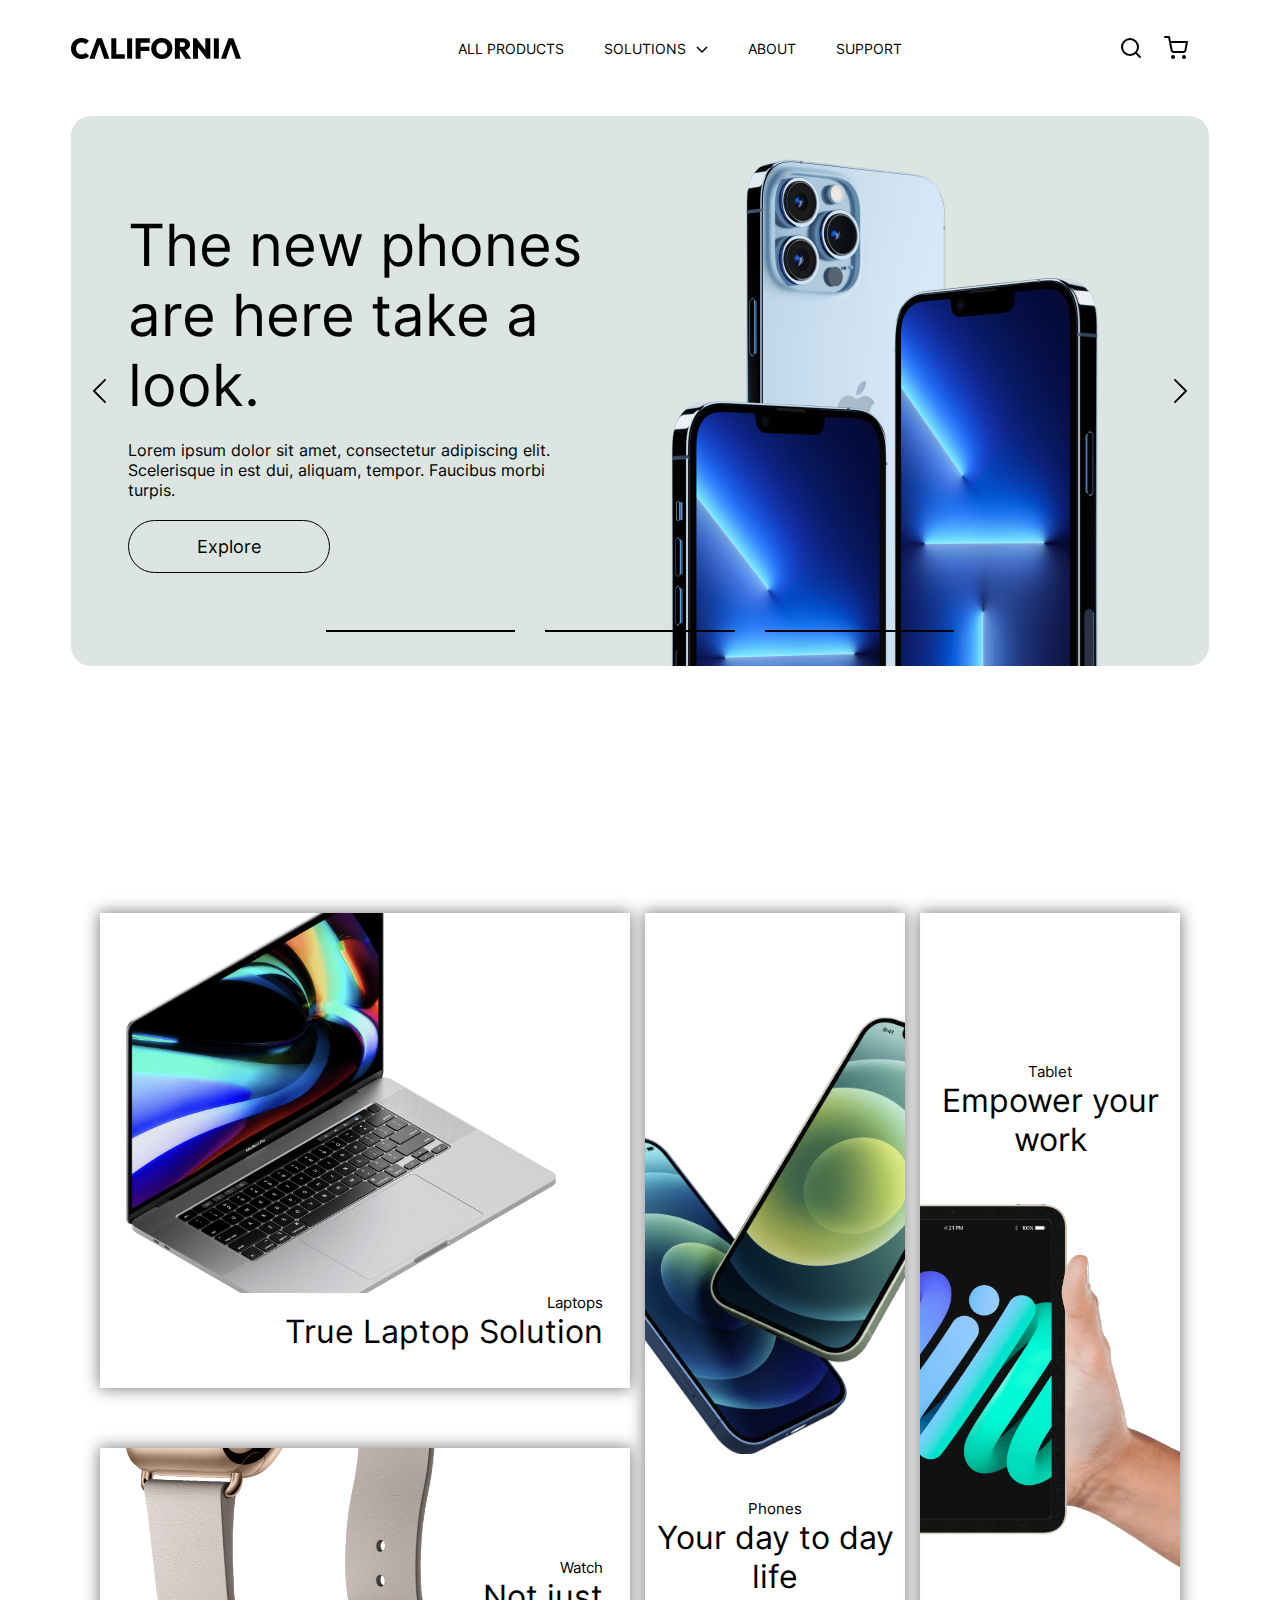
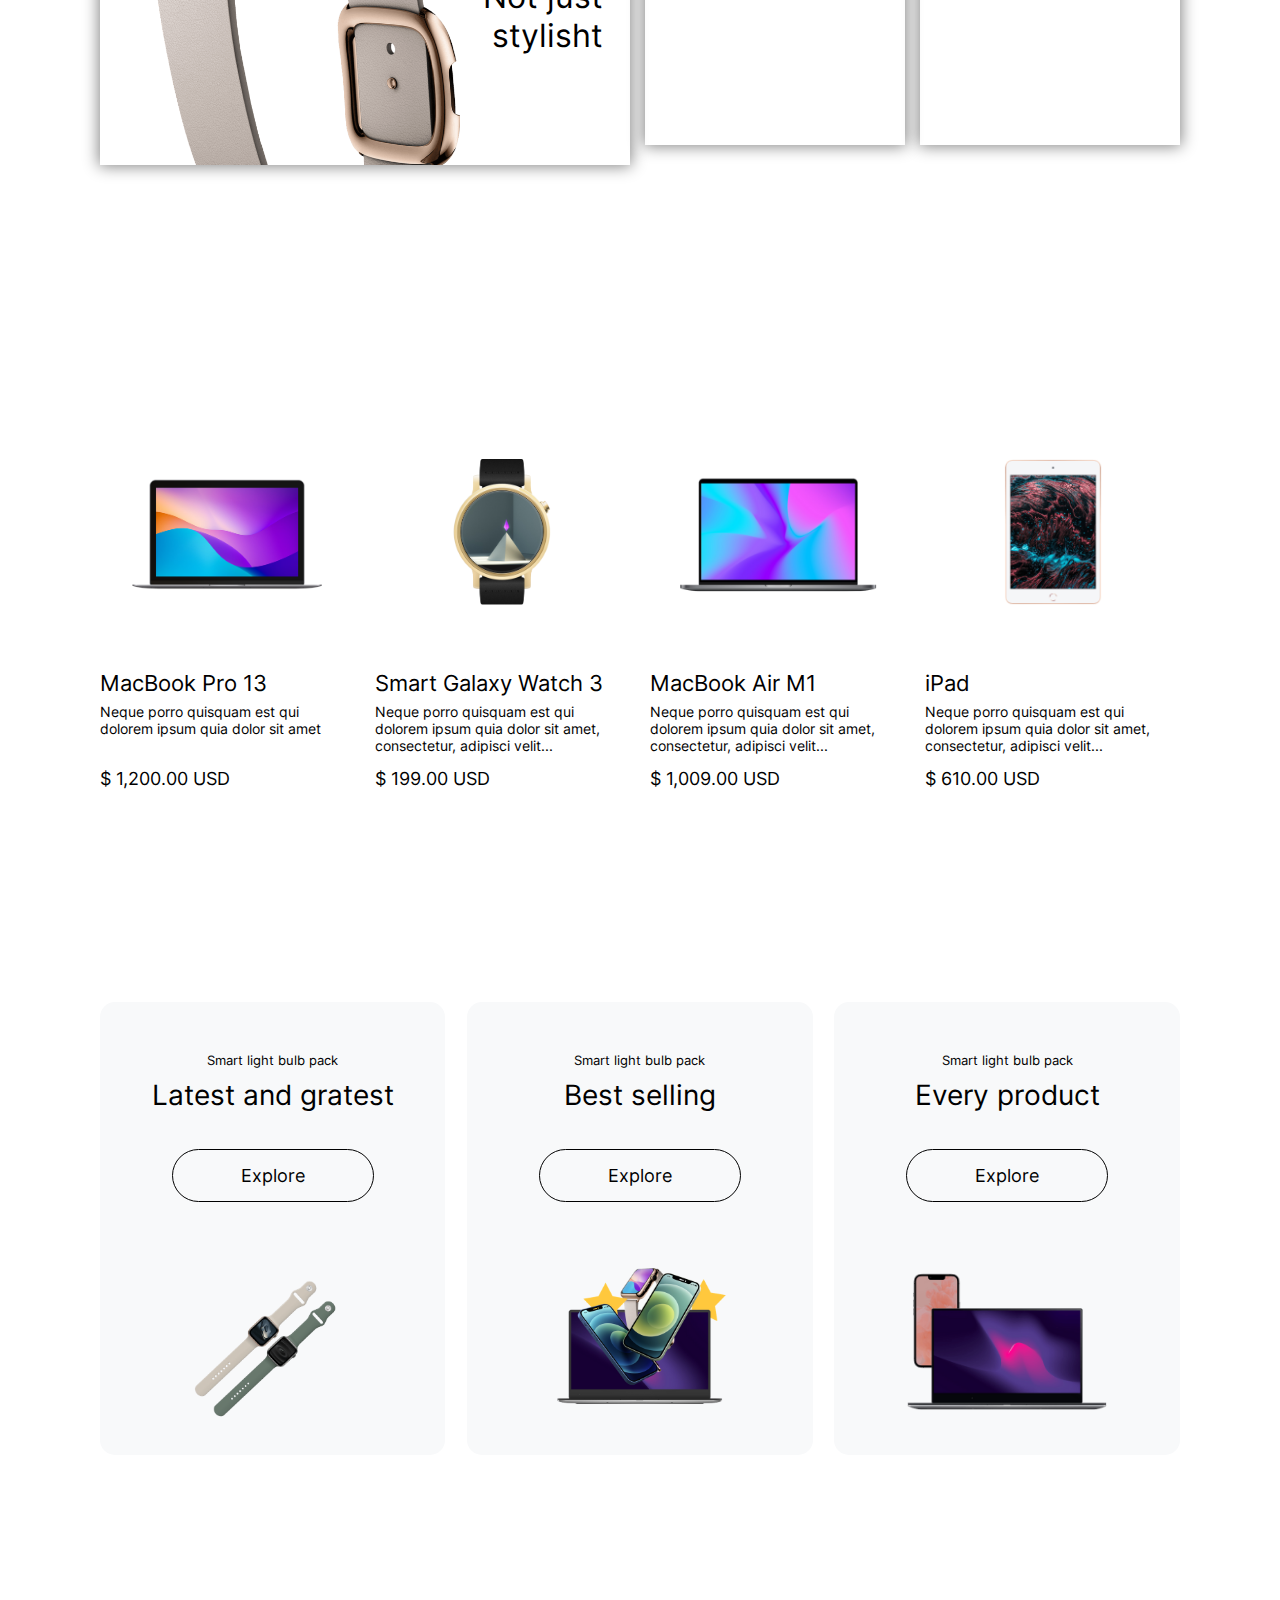
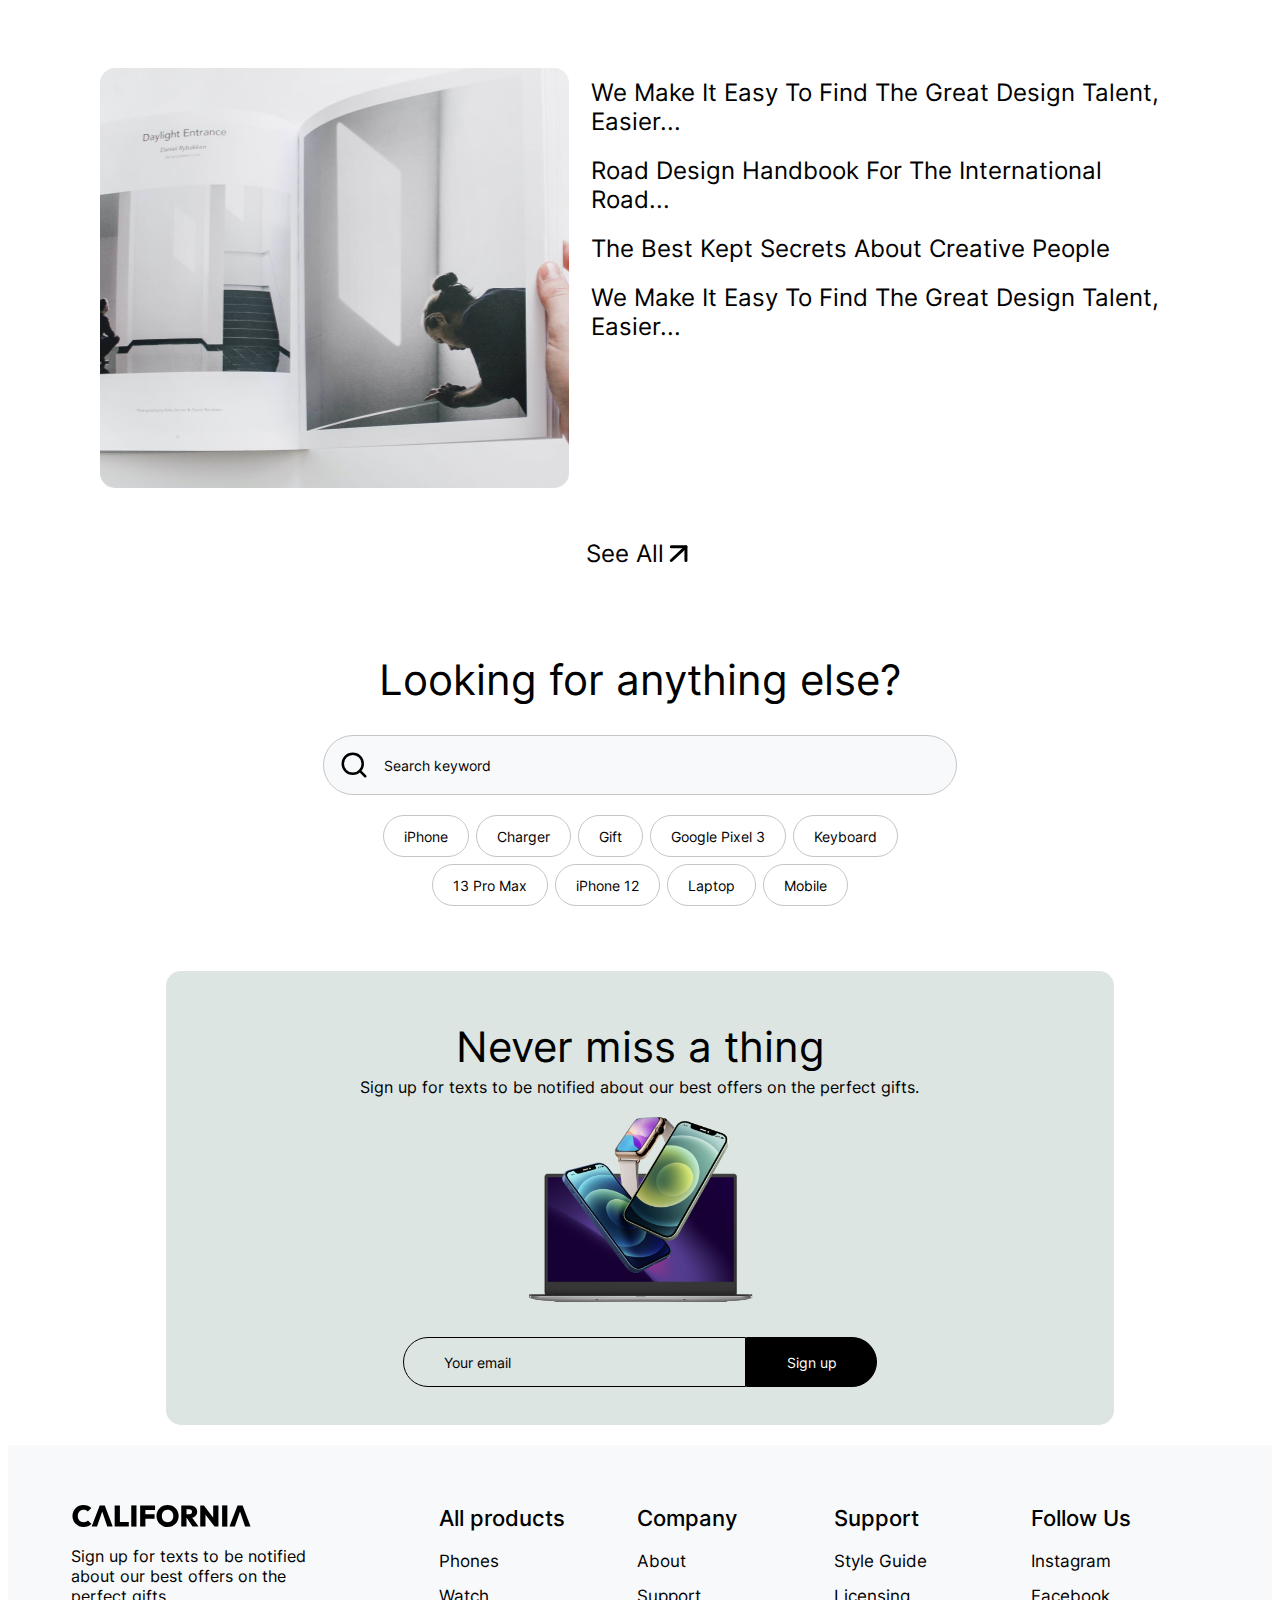
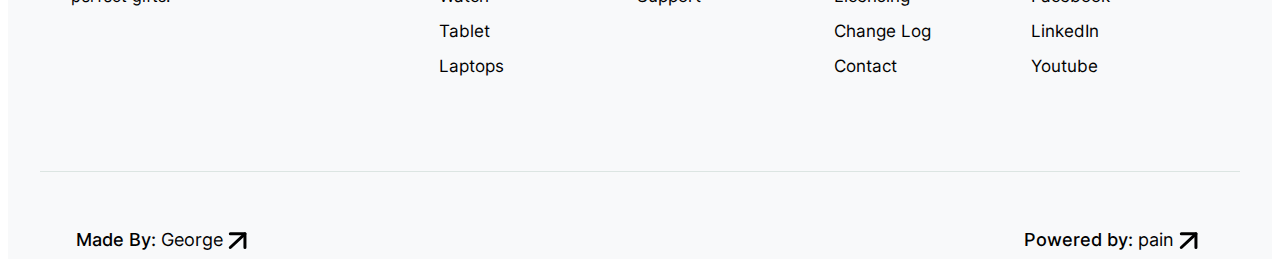
<file: index.html>
<!DOCTYPE html>
<html lang="en">
<head>
    <meta charset="UTF-8">
    <meta name="viewport" content="width=device-width, initial-scale=1.0">
    <title>Мобилки и гаджеты</title>
    <link rel="stylesheet" href="style.css">
</head>
<body>
    <header>
        <div class="header1">
            <img src="images/1 the/1.1 california.svg" style="width: 170px; height: 21px;" class="vectorPic" id="californiaButton">
            <div id="header1textline">
                <div>ALL PRODUCTS</div>
                <div style="display: flex; gap: 10px;">
                    <div>SOLUTIONS</div>
                    <div style="width: 12px; height: 8px;"><img src="images/1 the/1.1 arrow-down.svg" class="vectorPic"></div>
                </div>
                <div>ABOUT</div>
                <div>SUPPORT</div>
            </div>
            <div style="display: flex; height: 25px;">
                <div style="width: 25px; height: 25px;"><img src="images/1 the/1.1 magnifier.svg" class="vectorPic"></div>
                <div id="header1cart"><img src="images/1 the/1.1 cart.svg" class="vectorPic"></div>
            </div>
        </div>

        <div id="header2">
            <div id="header2ArrowLeft"><img src="images/1 the/1.2 arrow-left.svg" style="width: 13px; height: 24px;" class="vectorPic"></div>

            <div class="header2text">
                <div class="header2text1">The new phones are here take a look.</div>
                <div class="header2text2">Lorem ipsum dolor sit amet, consectetur adipiscing elit. Scelerisque in est dui, aliquam, tempor. Faucibus morbi turpis.</div>
                <div id="exploreHeader">Explore</div>
            </div>
            <div class="header2pic"></div>

            <div id="header2ArrowRight"><img src="images/1 the/1.2 arrow-right.svg" style="width: 13px; height: 24px;" class="vectorPic"></div>
        </div>
        <div class="header2contForRects">
            <div class="header2rects"></div>
            <div class="header2rects"></div>
            <div class="header2rects"></div>
        </div>
    </header>


    <main>
        <div class="main1">
            <div class="mainHeadText _anim-items">
                <div class="mainHeadTextBig">Shop our latest offers and categories</div>
                <div class="mainHeadTextSmall">Lorem ipsum dolor sit amet, consectetur adipiscing elit. Scelerisque in est dui, aliquam, tempor. Faucibus morbi turpis. Lorem ipsum dolor sit amet, consectetur adipiscing elit.</div>
            </div>
            <div class="main1body">
                <div class="main1bodyBox1">
                    <div id="main1bodyBox1pic"></div>
                    <div class="main1bodyBox14text" style="width: 100%;">
                        <div style="text-align: right; font-size: 15px;">Laptops</div>
                        <div style="text-align: right;" class="main1bodyBoxTextBig">True Laptop Solution</div>
                    </div>
                </div>
                <div class="main1bodyBox2">
                    <div id="main1bodyBox2pic"></div>
                    <div class="main1bodyBox23text">
                        <div style="text-align: center; font-size: 15px;">Phones</div>
                        <div style="text-align: center;" class="main1bodyBoxTextBig">Your day to day life</div>
                    </div>
                </div>
                <div class="main1bodyBox3">
                    <div class="main1bodyBox23text">
                        <div style="text-align: center; font-size: 15px;">Tablet</div>
                        <div style="text-align: center;" class="main1bodyBoxTextBig">Empower your work</div>
                    </div>
                    <div id="main1bodyBox3pic"></div>
                </div>
                <div class="main1bodyBox4">
                    <div id="main1bodyBox4pic"></div>
                    <div class="main1bodyBox14text">
                        <div style="text-align: right; font-size: 15px;">Watch</div>
                        <div style="text-align: right;" class="main1bodyBoxTextBig">Not just stylisht</div>
                    </div>
                </div>
            </div>
        </div>


        <div class="main2">
            <div class="mainHeadText _anim-items">
                <div class="mainHeadTextBig">Save on our most selled items.</div>
                <div class="mainHeadTextSmall">Our new Limited Edition Winter Design BESPOKE 4-Door Flex™</div>
            </div>
            <div class="main2body">
                <div class="main2bodyBox">
                    <div class="main2bodyBoxPic" style="background-image: url('images/3 save/mbp.png'); background-size: 80%;"></div>
                    <div class="main2bodyBoxText">
                        <div class="main2bodyBoxText1">MacBook Pro 13</div>
                        <div class="main2bodyBoxText2">Neque porro quisquam est qui dolorem ipsum quia dolor sit amet</div>
                        <div class="main2bodyBoxText3">$ 1,200.00 USD</div>
                    </div>
                </div>
                <div class="main2bodyBox">
                    <div class="main2bodyBoxPic" style="background-image: url('images/3 save/sgw.png'); background-size: 40%;"></div>
                    <div class="main2bodyBoxText">
                        <div class="main2bodyBoxText1">Smart Galaxy Watch 3</div>
                        <div class="main2bodyBoxText2">Neque porro quisquam est qui dolorem ipsum quia dolor sit amet, consectetur, adipisci velit...</div>
                        <div class="main2bodyBoxText3">$ 199.00 USD</div>
                    </div>
                </div>
                <div class="main2bodyBox">
                    <div class="main2bodyBoxPic" style="background-image: url('images/3 save/mba.png'); background-size: 80%;"></div>
                    <div class="main2bodyBoxText">
                        <div class="main2bodyBoxText1">MacBook Air M1</div>
                        <div class="main2bodyBoxText2">Neque porro quisquam est qui dolorem ipsum quia dolor sit amet, consectetur, adipisci velit...</div>
                        <div class="main2bodyBoxText3">$ 1,009.00 USD</div>
                    </div>
                </div>
                <div class="main2bodyBox">
                    <div class="main2bodyBoxPic" style="background-image: url('images/3 save/ip.png'); background-size: 40%;"></div>
                    <div class="main2bodyBoxText">
                        <div class="main2bodyBoxText1">iPad</div>
                        <div class="main2bodyBoxText2">Neque porro quisquam est qui dolorem ipsum quia dolor sit amet, consectetur, adipisci velit...</div>
                        <div class="main2bodyBoxText3">$ 610.00 USD</div>
                    </div>
                </div>
            </div>
        </div>


        <div class="main3">
            <div class="mainHeadText _anim-items">
                <div class="mainHeadTextBig">See the best around here</div>
                <div class="mainHeadTextSmall">Our new Limited Edition Winter Design BESPOKE 4-Door Flex™</div>
            </div>
            <div class="main3body">
                <div class="main3bodyBox">
                    <div class="main3bodyBoxText">
                        <div class="main3bodyBoxTextSmall">Smart light bulb pack</div>
                        <div class="main3bodyBoxTextBig">Latest and gratest</div>
                        <div class="exploreMain3">Explore</div>
                    </div>
                    <div class="main3bodyBoxPic"style="background-image: url('images/4 see/latest.png'); background-size: 50%;"></div>
                </div>
                <div class="main3bodyBox">
                    <div class="main3bodyBoxText">
                        <div class="main3bodyBoxTextSmall">Smart light bulb pack</div>
                        <div class="main3bodyBoxTextBig">Best selling</div>
                        <div class="exploreMain3">Explore</div>
                    </div>
                    <div class="main3bodyBoxPic"style="background-image: url('images/4 see/best.png'); background-size: 50%;"></div>
                </div>
                <div class="main3bodyBox">
                    <div class="main3bodyBoxText">
                        <div class="main3bodyBoxTextSmall">Smart light bulb pack</div>
                        <div class="main3bodyBoxTextBig">Every product</div>
                        <div class="exploreMain3">Explore</div>
                    </div>
                    <div class="main3bodyBoxPic"style="background-image: url('images/4 see/every.png'); background-size: 60%;"></div>
                </div>
            </div>
        </div>


        <div class="main4">
            <div class="mainHeadText _anim-items">
                <div class="mainHeadTextBig">Ideas have a place here</div>
                <div class="mainHeadTextSmall">Our new Limited Edition Winter Design BESPOKE 4-Door Flex™</div>
            </div>
            <div class="main4box">
                <div id="main4boxPic"></div>
                <div class="main4boxText">
                    <div>We Make It Easy To Find The Great Design Talent, Easier...</div>
                    <div>Road Design Handbook For The International Road...</div>
                    <div>The Best Kept Secrets About Creative People</div>
                    <div>We Make It Easy To Find The Great Design Talent, Easier...</div>
                </div>
            </div>
            <div class="main4bottomText">
                <div style="font-size: 24px;">See All</div>
                <div style="width: 29px; height: 29px; padding-top: 2px;"><img src="images/6 looking/arrow-top-right.svg" class="vectorPic"></div>
            </div>
        </div>


        <div class="main5">
            <div class="mainHeadTextBig">Looking for anything else?</div>
            <div id="main5keyword">
                <div style="width: 30px; height: 30px; margin-left: 15px; margin-right: 15px;"><img src="images/1 the/1.1 magnifier.svg" style="width: 100%; height: 100%;" class="vectorPic"></div>
                <div style="flex-grow: 1; font-size: 14px;">Search keyword</div>
            </div>
            <div class="main5keywordHints">
                <div>iPhone</div>
                <div>Charger</div>
                <div>Gift</div>
                <div>Google Pixel 3</div>
                <div>Keyboard</div>
                <div>13 Pro Max</div>
                <div>iPhone 12</div>
                <div>Laptop</div>
                <div>Mobile</div>
            </div>
            <div id="main5box">
                <div>
                    <div class="main5boxTextBig">Never miss a thing</div>
                    <div class="main5boxTextSmall">Sign up for texts to be notified about our best offers on the perfect gifts.</div>
                </div>
                <div class="main5boxPic"></div>
                <div class="main5boxSearch">
                    <div class="main5boxSearchText1">Your email</div>
                    <div class="main5boxSearchText2">Sign up</div>
                </div>
            </div>
        </div>
    </main>


    <footer id="footerStyle">
        <div class="footerBox1">
            <div class="footerBox1con1">
                <img src="images/1 the/1.1 california.svg" style="width: 181px; height: 22px;" class="vectorPic">
                <div class="footerBox1con1descrip">Sign up for texts to be notified about our best offers on the perfect gifts.</div>
            </div>
            <div class="footerBox1con2">
                <div class="footerBox1con2text1">All products</div>
                <div class="footerBox1con2text2">Phones</div>
                <div class="footerBox1con2text2">Watch</div>
                <div class="footerBox1con2text2">Tablet</div>
                <div class="footerBox1con2text2">Laptops</div>
            </div>
            <div class="footerBox1con2">
                <div class="footerBox1con2text1">Company</div>
                <div class="footerBox1con2text2">About</div>
                <div class="footerBox1con2text2">Support</div>
            </div>
            <div class="footerBox1con2">
                <div class="footerBox1con2text1">Support</div>
                <div class="footerBox1con2text2">Style Guide</div>
                <div class="footerBox1con2text2">Licensing</div>
                <div class="footerBox1con2text2">Change Log</div>
                <div class="footerBox1con2text2">Contact</div>
            </div>
            <div class="footerBox1con2">
                <div class="footerBox1con2text1">Follow Us</div>
                <div class="footerBox1con2text2">Instagram</div>
                <div class="footerBox1con2text2">Facebook</div>
                <div class="footerBox1con2text2">LinkedIn</div>
                <div class="footerBox1con2text2">Youtube</div>
            </div>
        </div>

        <div class="footerBox2">
            <div class="footerBox2con">
                <div class="footerBox2conText1">Made By:</div>
                <div class="footerBox2conText2">George</div>
                <img src="images/6 looking/arrow-top-right.svg" class="footerBox2conPic vectorPic">
                <div style="flex-grow: 1;"></div>
                <div class="footerBox2conText1">Powered by:</div>
                <div class="footerBox2conText2">pain</div>
                <img src="images/6 looking/arrow-top-right.svg" class="footerBox2conPic vectorPic">
            </div>
        </div>
    </footer>
    <script src="main.js"></script>
</body>
</html>
</file>
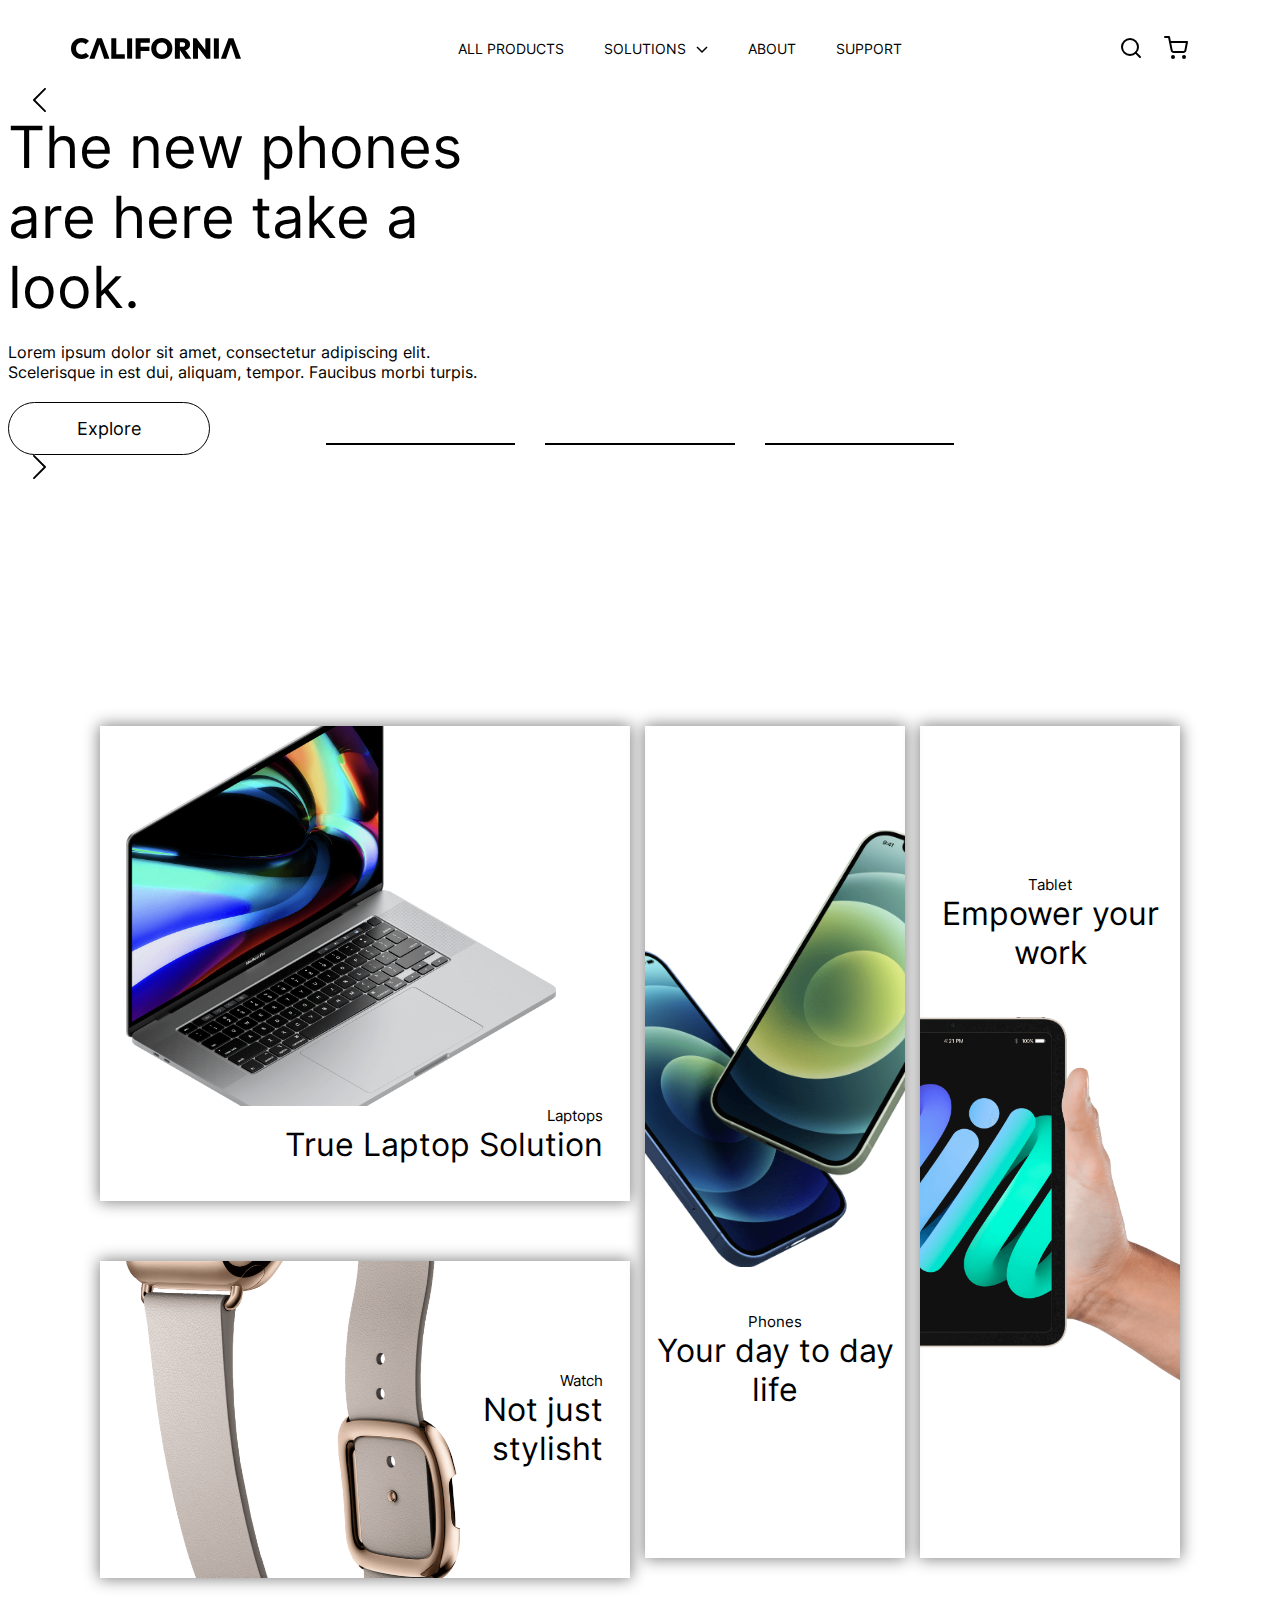
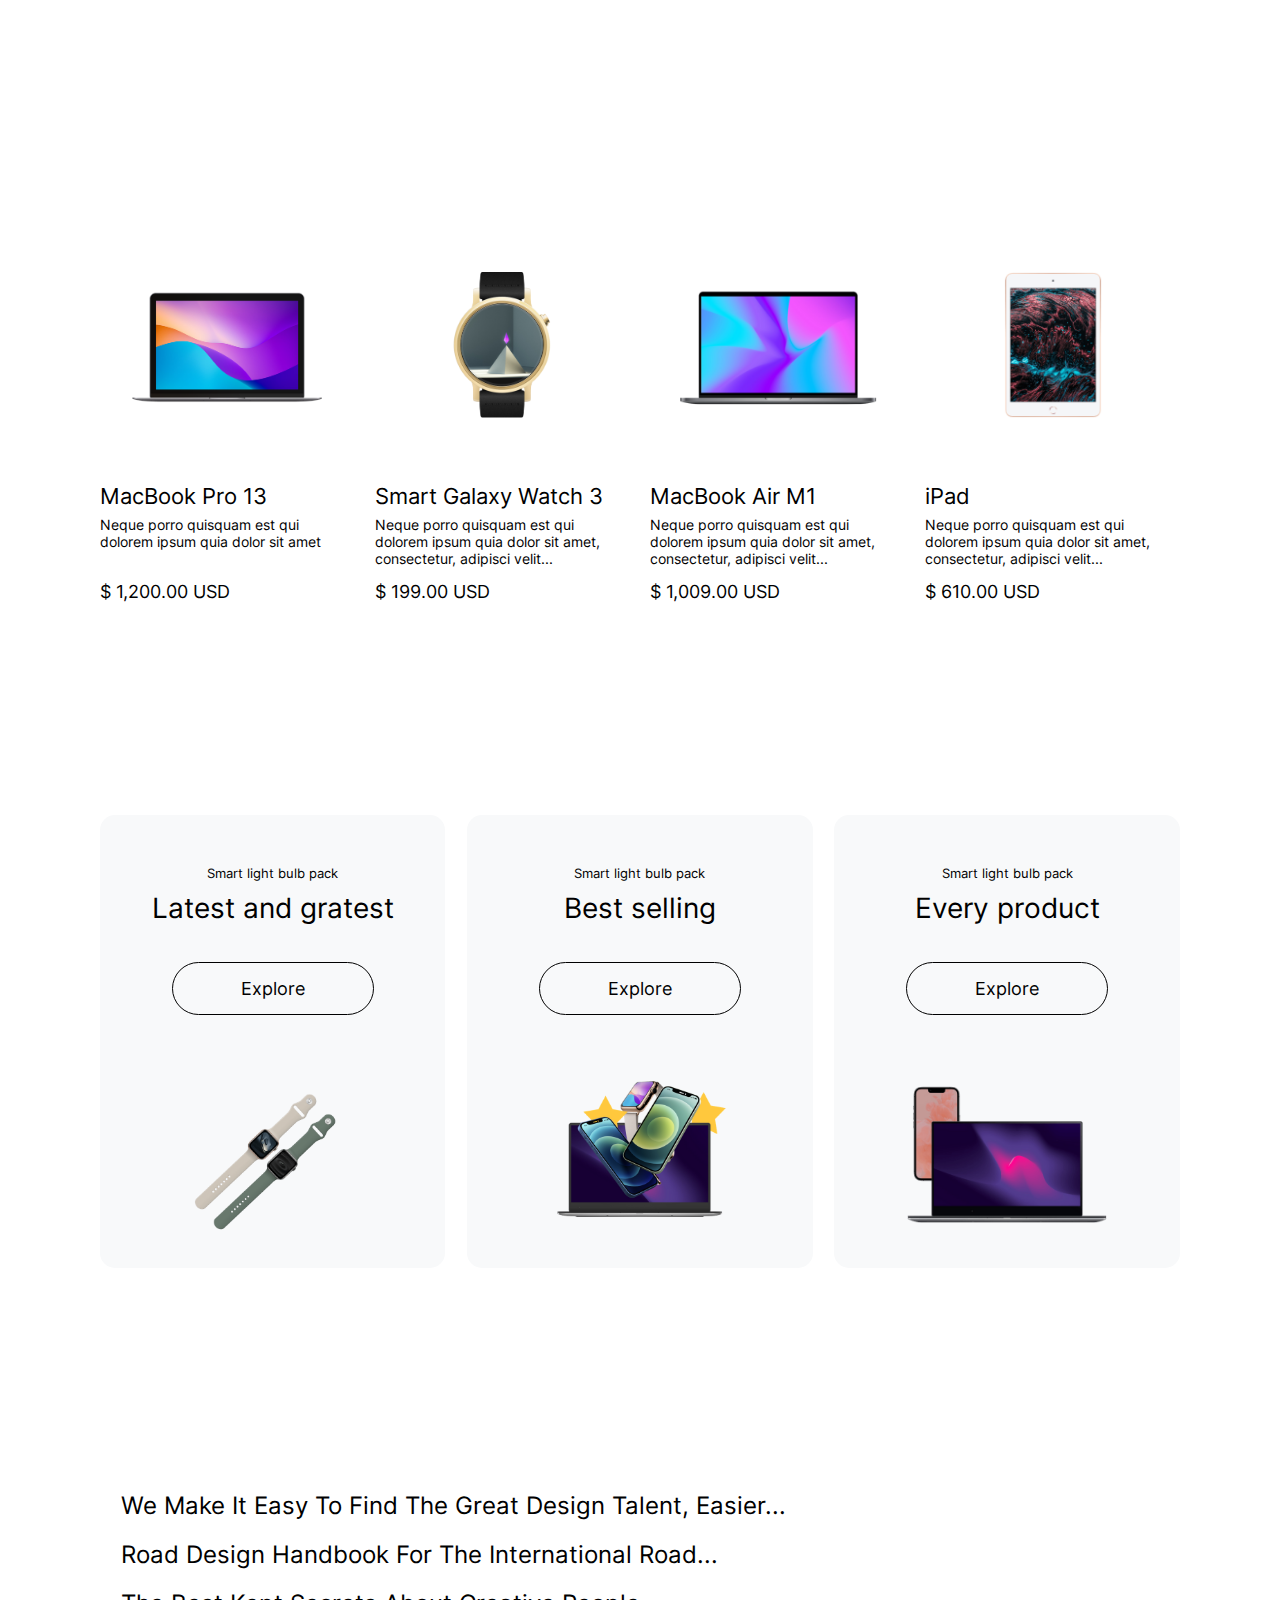
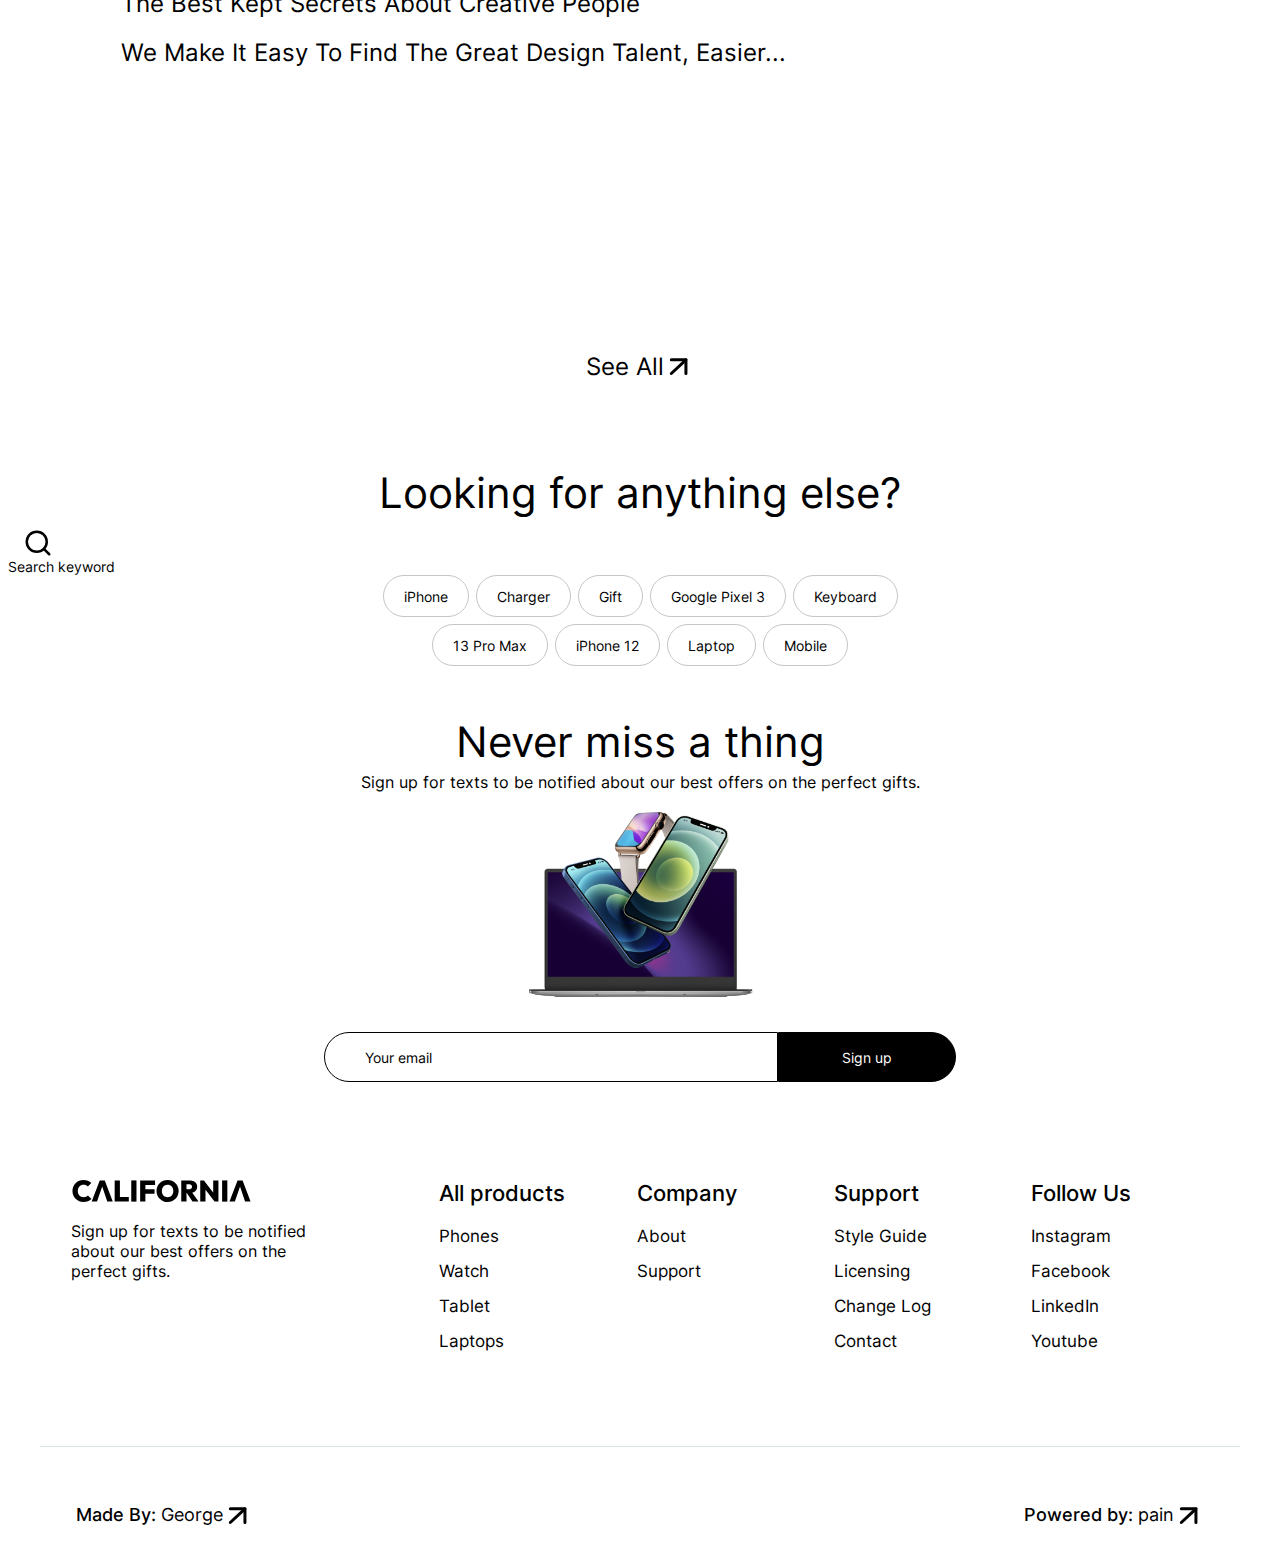
<file: Мобилки и гаджеты.html>
<!DOCTYPE html>
<html lang="en">
<head>
    <meta charset="UTF-8">
    <meta name="viewport" content="width=device-width, initial-scale=1.0">
    <title>Мобилки и гаджеты</title>
    <link rel="stylesheet" href="style.css">
</head>
<body>
    <header>
        <div class="header1">
            <img src="images/1 the/1.1 california.svg" style="width: 170px; height: 21px;">
            <div id="header1textline">
                <div>ALL PRODUCTS</div>
                <div style="display: flex; gap: 10px;">
                    <div>SOLUTIONS</div>
                    <div style="width: 12px; height: 8px;"><img src="images/1 the/1.1 arrow-down.svg"></div>
                </div>
                <div>ABOUT</div>
                <div>SUPPORT</div>
            </div>
            <div style="display: flex; height: 25px;">
                <div style="width: 25px; height: 25px;"><img src="images/1 the/1.1 magnifier.svg"></div>
                <div id="header1cart"><img src="images/1 the/1.1 cart.svg"></div>
            </div>
        </div>

        <div class="header2">
            <div id="header2ArrowLeft"><img src="images/1 the/1.2 arrow-left.svg" style="width: 13px; height: 24px;"></div>

            <div class="header2text">
                <div class="header2text1">The new phones are here take a look.</div>
                <div class="header2text2">Lorem ipsum dolor sit amet, consectetur adipiscing elit. Scelerisque in est dui, aliquam, tempor. Faucibus morbi turpis.</div>
                <div id="exploreHeader">Explore</div>
            </div>
            <div class="header2pic"></div>

            <div id="header2ArrowRight"><img src="images/1 the/1.2 arrow-right.svg" style="width: 13px; height: 24px;"></div>
        </div>
        <div class="header2contForRects">
            <div class="header2rects"></div>
            <div class="header2rects"></div>
            <div class="header2rects"></div>
        </div>
    </header>


    <main>
        <div class="main1">
            <div class="mainHeadText">
                <div class="mainHeadTextBig">Shop our latest offers and categories</div>
                <div class="mainHeadTextSmall">Lorem ipsum dolor sit amet, consectetur adipiscing elit. Scelerisque in est dui, aliquam, tempor. Faucibus morbi turpis. Lorem ipsum dolor sit amet, consectetur adipiscing elit.</div>
            </div>
            <div class="main1body">
                <div class="main1bodyBox1">
                    <div id="main1bodyBox1pic"></div>
                    <div class="main1bodyBox14text" style="width: 100%;">
                        <div style="text-align: right; font-size: 15px;">Laptops</div>
                        <div style="text-align: right; font-size: 32px;">True Laptop Solution</div>
                    </div>
                </div>
                <div class="main1bodyBox2">
                    <div id="main1bodyBox2pic"></div>
                    <div class="main1bodyBox23text">
                        <div style="text-align: center; font-size: 15px;">Phones</div>
                        <div style="text-align: center; font-size: 32px;">Your day to day life</div>
                    </div>
                </div>
                <div class="main1bodyBox3">
                    <div class="main1bodyBox23text">
                        <div style="text-align: center; font-size: 15px;">Tablet</div>
                        <div style="text-align: center; font-size: 32px;">Empower your work</div>
                    </div>
                    <div id="main1bodyBox3pic"></div>
                </div>
                <div class="main1bodyBox4">
                    <div id="main1bodyBox4pic"></div>
                    <div class="main1bodyBox14text">
                        <div style="text-align: right; font-size: 15px;">Watch</div>
                        <div style="text-align: right; font-size: 32px;">Not just stylisht</div>
                    </div>
                </div>
            </div>
        </div>


        <div class="main2">
            <div class="mainHeadText">
                <div class="mainHeadTextBig">Save on our most selled items.</div>
                <div class="mainHeadTextSmall">Our new Limited Edition Winter Design BESPOKE 4-Door Flex™</div>
            </div>
            <div class="main2body">
                <div class="main2bodyBox">
                    <div class="main2bodyBoxPic" style="background-image: url('images/3 save/mbp.png'); background-size: 80%;"></div>
                    <div class="main2bodyBoxText">
                        <div class="main2bodyBoxText1">MacBook Pro 13</div>
                        <div class="main2bodyBoxText2">Neque porro quisquam est qui dolorem ipsum quia dolor sit amet</div>
                        <div class="main2bodyBoxText3">$ 1,200.00 USD</div>
                    </div>
                </div>
                <div class="main2bodyBox">
                    <div class="main2bodyBoxPic" style="background-image: url('images/3 save/sgw.png'); background-size: 40%;"></div>
                    <div class="main2bodyBoxText">
                        <div class="main2bodyBoxText1">Smart Galaxy Watch 3</div>
                        <div class="main2bodyBoxText2">Neque porro quisquam est qui dolorem ipsum quia dolor sit amet, consectetur, adipisci velit...</div>
                        <div class="main2bodyBoxText3">$ 199.00 USD</div>
                    </div>
                </div>
                <div class="main2bodyBox">
                    <div class="main2bodyBoxPic" style="background-image: url('images/3 save/mba.png'); background-size: 80%;"></div>
                    <div class="main2bodyBoxText">
                        <div class="main2bodyBoxText1">MacBook Air M1</div>
                        <div class="main2bodyBoxText2">Neque porro quisquam est qui dolorem ipsum quia dolor sit amet, consectetur, adipisci velit...</div>
                        <div class="main2bodyBoxText3">$ 1,009.00 USD</div>
                    </div>
                </div>
                <div class="main2bodyBox">
                    <div class="main2bodyBoxPic" style="background-image: url('images/3 save/ip.png'); background-size: 40%;"></div>
                    <div class="main2bodyBoxText">
                        <div class="main2bodyBoxText1">iPad</div>
                        <div class="main2bodyBoxText2">Neque porro quisquam est qui dolorem ipsum quia dolor sit amet, consectetur, adipisci velit...</div>
                        <div class="main2bodyBoxText3">$ 610.00 USD</div>
                    </div>
                </div>
            </div>
        </div>


        <div class="main3">
            <div class="mainHeadText">
                <div class="mainHeadTextBig">See the best around here</div>
                <div class="mainHeadTextSmall">Our new Limited Edition Winter Design BESPOKE 4-Door Flex™</div>
            </div>
            <div class="main3body">
                <div class="main3bodyBox">
                    <div class="main3bodyBoxText">
                        <div class="main3bodyBoxTextSmall">Smart light bulb pack</div>
                        <div class="main3bodyBoxTextBig">Latest and gratest</div>
                        <div class="exploreMain3">Explore</div>
                    </div>
                    <div class="main3bodyBoxPic"style="background-image: url('images/4 see/latest.png'); background-size: 50%;"></div>
                </div>
                <div class="main3bodyBox">
                    <div class="main3bodyBoxText">
                        <div class="main3bodyBoxTextSmall">Smart light bulb pack</div>
                        <div class="main3bodyBoxTextBig">Best selling</div>
                        <div class="exploreMain3">Explore</div>
                    </div>
                    <div class="main3bodyBoxPic"style="background-image: url('images/4 see/best.png'); background-size: 50%;"></div>
                </div>
                <div class="main3bodyBox">
                    <div class="main3bodyBoxText">
                        <div class="main3bodyBoxTextSmall">Smart light bulb pack</div>
                        <div class="main3bodyBoxTextBig">Every product</div>
                        <div class="exploreMain3">Explore</div>
                    </div>
                    <div class="main3bodyBoxPic"style="background-image: url('images/4 see/every.png'); background-size: 60%;"></div>
                </div>
            </div>
        </div>


        <div class="main4">
            <div class="mainHeadText">
                <div class="mainHeadTextBig">Ideas have a place here</div>
                <div class="mainHeadTextSmall">Our new Limited Edition Winter Design BESPOKE 4-Door Flex™</div>
            </div>
            <div class="main4box">
                <div class="main4boxPic"></div>
                <div class="main4boxText">
                    <div>We Make It Easy To Find The Great Design Talent, Easier...</div>
                    <div>Road Design Handbook For The International Road...</div>
                    <div>The Best Kept Secrets About Creative People</div>
                    <div>We Make It Easy To Find The Great Design Talent, Easier...</div>
                </div>
            </div>
            <div class="main4bottomText">
                <div style="font-size: 24px;">See All</div>
                <div style="width: 29px; height: 29px; padding-top: 2px;"><img src="images/6 looking/arrow-top-right.svg"></div>
            </div>
        </div>


        <div class="main5">
            <div class="mainHeadTextBig">Looking for anything else?</div>
            <div class="main5keyword">
                <div style="width: 30px; height: 30px; margin-left: 15px; margin-right: 15px;"><img src="images/1 the/1.1 magnifier.svg" style="width: 100%; height: 100%;"></div>
                <div style="flex-grow: 1; font-size: 14px;">Search keyword</div>
            </div>
            <div class="main5keywordHints">
                <div>iPhone</div>
                <div>Charger</div>
                <div>Gift</div>
                <div>Google Pixel 3</div>
                <div>Keyboard</div>
                <div>13 Pro Max</div>
                <div>iPhone 12</div>
                <div>Laptop</div>
                <div>Mobile</div>
            </div>
            <div class="main5box">
                <div>
                    <div class="main5boxTextBig">Never miss a thing</div>
                    <div class="main5boxTextSmall">Sign up for texts to be notified about our best offers on the perfect gifts.</div>
                </div>
                <div class="main5boxPic"></div>
                <div class="main5boxSearch">
                    <div class="main5boxSearchText1">Your email</div>
                    <div class="main5boxSearchText2">Sign up</div>
                </div>
            </div>
        </div>
    </main>


    <footer class="footerStyle">
        <div class="footerBox1">
            <div class="footerBox1con1">
                <img src="images/1 the/1.1 california.svg" style="width: 181px; height: 22px;">
                <div class="footerBox1con1descrip">Sign up for texts to be notified about our best offers on the perfect gifts.</div>
            </div>
            <div class="footerBox1con2">
                <div class="footerBox1con2text1">All products</div>
                <div class="footerBox1con2text2">Phones</div>
                <div class="footerBox1con2text2">Watch</div>
                <div class="footerBox1con2text2">Tablet</div>
                <div class="footerBox1con2text2">Laptops</div>
            </div>
            <div class="footerBox1con2">
                <div class="footerBox1con2text1">Company</div>
                <div class="footerBox1con2text2">About</div>
                <div class="footerBox1con2text2">Support</div>
            </div>
            <div class="footerBox1con2">
                <div class="footerBox1con2text1">Support</div>
                <div class="footerBox1con2text2">Style Guide</div>
                <div class="footerBox1con2text2">Licensing</div>
                <div class="footerBox1con2text2">Change Log</div>
                <div class="footerBox1con2text2">Contact</div>
            </div>
            <div class="footerBox1con2">
                <div class="footerBox1con2text1">Follow Us</div>
                <div class="footerBox1con2text2">Instagram</div>
                <div class="footerBox1con2text2">Facebook</div>
                <div class="footerBox1con2text2">LinkedIn</div>
                <div class="footerBox1con2text2">Youtube</div>
            </div>
        </div>

        <div class="footerBox2">
            <div class="footerBox2con">
                <div class="footerBox2conText1">Made By:</div>
                <div class="footerBox2conText2">George</div>
                <img src="images/6 looking/arrow-top-right.svg" class="footerBox2conPic">
                <div style="flex-grow: 1;"></div>
                <div class="footerBox2conText1">Powered by:</div>
                <div class="footerBox2conText2">pain</div>
                <img src="images/6 looking/arrow-top-right.svg" class="footerBox2conPic">
            </div>
        </div>
    </footer>
</body>
</html>
</file>
<file: style.css>
@font-face {
    font-family: "Inter";
    src: url("fonts/inter/inter.ttf");
}
body{
    font-family: "Inter";
    font-weight: 400;
}

#exploreHeader{
    width: 170px; 
    font-size: 18px; 
    padding: 15px; 
    border: 1px solid black;  
    border-radius: 27px; 
    text-align: center;
}

.main1{
    width: 95%; 
    margin: auto; 
    margin-top: 75px;
}

.header1{
    width: 90%; 
    height: 80px;
    margin: auto; 
    display: flex; 
    justify-content: center; 
    align-items: center;
}

#header1textline{
    display: flex; 
    justify-content: center; 
    align-items: center; 
    gap: 40px; 
    flex-grow: 1; 
    font-size: 14px;
}

#header1cart{
    width: 25px; 
    height: 25px;
    padding-inline: 20px;
}

#header2{
    width: 90%; 
    height: 550px; 
    margin: auto; 
    margin-top: 28px; 
    display: flex; 
    justify-content: center; 
    align-items: center; 
    background-color: #dce5e2; 
    border-radius: 20px;
}

#header2ArrowLeft{
    width: 5%;
    display: flex; 
    justify-content: center; 
}

.header2text{
    width: 40%;
}
.header2text1{
    font-size: 58px;
}
.header2text2{
    font-size: 16px; padding-block: 20px;
}

.header2pic{
    width: 50%;
    height: 100%;
    background-image: url('images/1 the/1.2 iphones.png'); 
    background-position: center;
    background-repeat: no-repeat;
}

#header2ArrowRight{
    width: 5%;
    display: flex; 
    justify-content: center; 
}

.header2contForRects{
    display: flex; 
    gap: 30px; 
    justify-content: center; 
    align-items: center; 
    height: 70px; 
    margin-top: -70px;
}

.header2rects{
    width: 15%; 
    height: 2px; 
    background-color: black;
}


.mainHeadText{
    width: 85%; 
    margin: auto; 
    display: flex; 
    flex-direction: column; 
    justify-content: center; 
    align-items: center;

    transform: translate(0px, 120%);
    opacity: 0;
    transition: all 0.8s ease 0s;
}
.mainHeadText._active{
    transform: translate(0px, 0px);
    opacity: 1;
}

.mainHeadTextBig{
    padding: 10px; 
    font-size: 42px; 
    text-align: center;
}
.mainHeadTextSmall{
    width: 40%;
    font-size: 14px; 
    text-align: center; 
}


.main1body{
    margin: auto; 
    margin-top: 50px; 
    width: 90%; 
    height: 792px; 
    display: grid; 
    grid-template-columns: calc(50% - 10px) calc(25% - 10px) calc(25% - 10px); 
    grid-template-rows: 60% 40%; grid-column-gap: 15px; 
    grid-row-gap: 40px;
}
.main1body>div{
    box-shadow: 0px 0px 15px 1px gray; 
}

.main1bodyBox1{
    padding-inline: 5%;    
}
.main1bodyBox2{
    grid-area: 1/2/3/3; 
    display: flex; 
    flex-direction: column; 
    justify-content: center; 
    padding-block: 40%;
}
.main1bodyBox3{
    grid-area: 1/3/3/4; 
    display: flex; 
    flex-direction: column; 
    justify-content: center;  
    padding-block: 40%;
}
.main1bodyBox4{
    grid-area: 2/1/3/2; 
    margin-top: 20px; 
    padding-inline: 5%;
    height: 100%; 
    display: flex; 
    align-items: center; 
    justify-content: center;
}
.main1bodyBoxTextBig{
    font-size: 32px;
}
#main1bodyBox1pic{
    width: 90%; 
    height: 80%; 
    background-image: url('images/2 shop/true.png'); 
    background-size: cover; 
    background-position: center;
}
#main1bodyBox2pic{
    height: 70%; 
    width: 100%; 
    background-image: url('images/2 shop/your.png'); 
    background-size: cover; 
    background-position: center;
}
#main1bodyBox3pic{
    height: 70%; 
    width: 100%; 
    background-image: url('images/2 shop/empower.png'); 
    background-size: cover; 
    background-position: center;
}
#main1bodyBox4pic{
    width: 70%; 
    height: 100%; 
    background-image: url('images/2 shop/not.png'); 
    background-size: cover; 
    background-position: center;
}

.main1bodyBox14text{
    width: 30%; 
    display: flex; 
    flex-direction: column; 
    justify-content: right;
}
.main1bodyBox23text{
    height: 30%; 
    width: 100%; 
    display: flex; 
    flex-direction: column; 
    justify-content: center;
}


.main2{
    width: 95%; 
    margin: auto; 
    margin-top: 150px;
}

.main2body{
    margin: auto; 
    margin-top: 50px; 
    width: 90%; 
    height: 396px; 
    display: flex; 
    gap: 20px;
}

.main2bodyBox{
    width: calc(25% - 15px); 
    height: 100%;
}
.main2bodyBoxPic{
    width: 100%; height: 70%; background-position: center; background-repeat: no-repeat;
}
.main2bodyBoxText{
    width: 100%; 
    height: 30%; 
    display: flex; 
    flex-direction: column;
}
.main2bodyBoxText1{
    font-size: 22px;
}
.main2bodyBoxText2{
    font-size: 14px; 
    padding-top: 7px; 
    flex-grow: 1;
}
.main2bodyBoxText3{
    font-size: 18px;
}


.main3{
    width: 95%; 
    margin: auto; 
    margin-top: 75px;
}

.main3body{
    width: 90%; 
    height: 453px; 
    margin: auto; 
    margin-top: 50px;
    display: flex; 
    gap: 2%;
}

.main3bodyBox{
    width: 32%; 
    height: 100%; 
    display: flex; 
    flex-direction: column; 
    justify-content: center; 
    background-color: #f8f9fa; 
    border-radius: 15px;
}

.main3bodyBoxText{
    width: 100%; 
    height: 50%; 
    display: flex; 
    flex-direction: column;
}
.main3bodyBoxTextSmall{
    font-size: 13px; 
    text-align: center; 
    margin-top: 50px;
}
.main3bodyBoxTextBig{
    font-size: 28px; 
    text-align: center; 
    padding: 10px;
}
.main3bodyBoxPic{
    width: 100%; 
    height: 50%; 
    background-position: center; 
    background-repeat: no-repeat;
}


.main4{
    width: 95%; 
    margin: auto; 
    margin-top: 75px;
}

.main4box{
    width: 90%; 
    height: 420px; 
    margin: auto; 
    margin-top: 50px; 
    display: flex; 
    gap: 2%;
}

#main4boxPic{
    width: 49%; 
    height: 100%; 
    background-image: url('images/5 ideas/book.png'); 
    background-position: center; 
    border-radius: 15px;
}

.main4boxText>div{
    padding-top: 10px; 
    padding-bottom: 10px; 
    font-size: 24px;
}

.main4bottomText{
    margin-top: 50px; 
    display: flex; 
    justify-content: center; 
    align-items: center;
}


.main5{
    margin-top: 75px;
}

#main5keyword{
    width: 50%; 
    height: 58px; 
    margin: auto; 
    background-color: #F8F9FA; 
    border: 1px solid #C5C5C5; 
    border-radius: 30px; 
    margin-block: 20px; 
    display: flex; 
    justify-content: center; 
    align-items: center;
}

.main5keywordHints{
    width: 50%; 
    margin: auto; 
    display: flex; 
    flex-wrap: wrap; 
    justify-content: center; 
    gap: 7px;
}
.main5keywordHints>div{
    font-size: 14px; 
    text-align: center; 
    border: 1px solid #C5C5C5; 
    border-radius: 21px; 
    padding-block: 11.5px; 
    padding-inline: 20px;
}

#main5box{
    width: 75%; 
    margin: auto;
    margin-top: 65px; 
    background-color: #DCE5E2; 
    border-radius: 15px;
}

.main5boxTextBig{
    font-size: 42px; 
    text-align: center; 
    padding-bottom: 5px; 
    padding-top: 50px;
}
.main5boxTextSmall{
    margin: auto;
    font-size: 16px; 
    text-align: center;
    width: 80%;
}

.main5boxPic{
    width: 233px; 
    height: 200px; 
    margin: auto; 
    margin-block: 20px; 
    background-image: url('images/6 looking/1.png'); 
    background-size: cover; 
    background-position: center; 
    background-repeat: no-repeat;
}

.main5boxSearch{
    width: 50%; 
    height: 48px;
    margin: auto;  
    display: flex;
    padding-bottom: 40px;
}

.main5boxSearchText1{
    width: 70%; 
    height: 100%; 
    border: 1px solid black; 
    border-radius: 25px 0px 0px 25px; 
    font-size: 14px; 
    display: flex; 
    align-items: center; 
    padding-left: 40px;
}
.main5boxSearchText2{
    width: 30%; 
    height: 100%; 
    border: 1px solid black; 
    border-radius: 0px 25px 25px 0px; 
    font-size: 14px; 
    display: flex; 
    justify-content: center; 
    align-items: center; 
    background-color: black; 
    color: white;


}


#footerStyle{
    background-color: #F8F9FA; 
    margin-top: 20px;
}

.footerBox1{
    width: 90%; 
    padding-top: 60px; 
    padding-bottom: 80px; 
    display: flex;
    margin: auto; 
    gap: 20px;
}

.footerBox2{
    width: 95%; 
    margin: auto; 
    border-top: 1px solid #DCE5E2; 
    padding-top: 52px; 
    padding-bottom: 4px;
}

.footerBox1con1{
    width: calc(32% - 16px);
}
.footerBox1con2{
    width: calc(17% - 16px);
}

.footerBox1con1descrip{
    font-size: 16px; 
    padding-top: 15px;
    width: 70%;
}

.footerBox1con2text1{
    font-size: 22px; 
    padding-bottom: 20px; 
    font-weight: 500;
}
.footerBox1con2text2{
    font-size: 17px; 
    padding-bottom: 15px;
}

.footerBox2con{
    width: 94%; 
    margin: auto; 
    display: flex; 
    align-items: center;
    gap: 5px;
}

.footerBox2conText1{
    font-weight: 500; 
    font-size: 18px;
}
.footerBox2conText2{
    font-size: 18px;
}
.footerBox2conPic{
    margin-left: -5px; 
    margin-top: 3px;
}


.exploreMain3{
    width: 170px; 
    margin: auto;
    font-size: 18px; 
    padding: 15px; 
    border: 1px solid black;  
    border-radius: 27px; 
    text-align: center;
}



@media screen and (max-width: 900px){
    .header1{
        flex-direction: column;
        width: 100%;
        height: auto;
        gap: 10px;
    }
    #header1textline{
        gap: 20px;
    }
    #header1cart{
        padding-inline: 0px;
        padding-left: 10px;
    }

    .header2pic{
        display: none;
    }
    .header2text{
        padding-inline: 20px;
        width: 90%;
        display: flex;
        flex-direction: column;
        align-items: center;
    }
    .header2text1{
        font-size: 40px;
        font-weight: 500;
        text-align: center;
    }
    .header2text2{
        width: 70%;
        text-align: center;
    }
    .exploreHeader{
        margin: auto;
    }

    .mainHeadText{
        width: 100%;
    }
    .mainHeadTextSmall{
        width: 80%;
    }

    .main1body{
        height: auto;
        display: flex;
        flex-direction: column;
        grid-template-columns: none; 
        grid-template-rows: none; 
        grid-column-gap: none; 
        grid-row-gap: none;
        gap: 15px;
    }

    .main1bodyBox1{
        height: 400px;
    }
    .main1bodyBox2{
        height: 400px;
        grid-area: none; 
        padding-block: 0%;
    }
    #main1bodyBox2pic{
        width: 300px;
        margin: auto;
    }
    .main1bodyBox3{
        height: 400px;
        grid-area: none; 
        padding-block: 0%;
    }
    #main1bodyBox3pic{
        width: 300px;
        margin: auto;
    }
    .main1bodyBox4{
        height: 400px;
        grid-area: none; 
    }


    .main2{
        margin-top: 75px;
    }
    .main2body{
        flex-direction: column;
        height: auto;
        gap: 30px;
    }
    .main2bodyBoxPic{
        width: 356px;
        margin: auto;
        background-size: auto;
    }
    .main2bodyBox{
        width: 100%; 
        height: 350px;
        /* background-color: #f8f9fa; */
        border-radius: 15px;
    }
    .main2bodyBoxText1, .main2bodyBoxText2, .main2bodyBoxText3{
        text-align: center;
    }


    .main3body{
        flex-direction: column;
        height: auto;
        gap: 30px;
    }
    .main3bodyBoxPic{
        width: 356px;
        margin: auto;
        background-size: auto;
    }
    .main3bodyBox{
        width: 100%; 
        height: 350px;
        background-color: #f8f9fa;
        border-radius: 15px;
    }
    .main3bodyBoxTextSmall{
        margin-top: 10px;
    }

    
    .main4box{
        flex-direction: column;
        height: auto;
    }
    .main4boxPic{
        width: 356px;
        height: 250px;
        margin: auto;
        background-size: 100%;
        background-position: center;
    }


    .main5keyword{
        width: 80%;
    }
    .main5keywordHints{
        width: 100%;
    }
    .main5box{
        width: 90%;
        margin-top: 20px;
    }
    .main5boxTextBig{
        font-size: 35px;
        font-weight: 500;
        padding-top: 20px;
    }
    .main5boxSearch{
        width: 80%;
    }


    .footerBox1{
        flex-direction: column;
        justify-content: center;
        align-items: center;
        padding-bottom: 40px;
    }
    .footerBox1con1{
        width: auto;
        height: auto;
        display: flex;
        flex-direction: column;
        justify-content: center;
        align-items: center;
    }
    .footerBox1con1descrip{
        text-align: center;
    }
    .footerBox1con2{
        width: auto;
        height: auto;
    }
    .footerBox1con2text1{
        padding-bottom: 10px;
        text-align: center;
    }
    .footerBox1con2text2{
        padding-bottom: 5px;
        text-align: center;
    }
    .footerBox2{
        padding-block: 10px;
    }
    
}


@media screen and (max-width: 600px){
    .main3bodyBoxPic{
        width: 300px;
    } 
    .main2bodyBoxPic{
        width: 300px;
    }

    #main1bodyBox1pic{
        margin: auto;
        height: 300px;
    }
    .main1bodyBoxTextBig{
        font-size: 25px;
    }
    #main5box{
        width: 95%;
    }
    #header2{
        width: 97%;
    }
    .main1{
        width: 100%;
    }
    .main4{
        width: 100%;
    }
}
</file>
